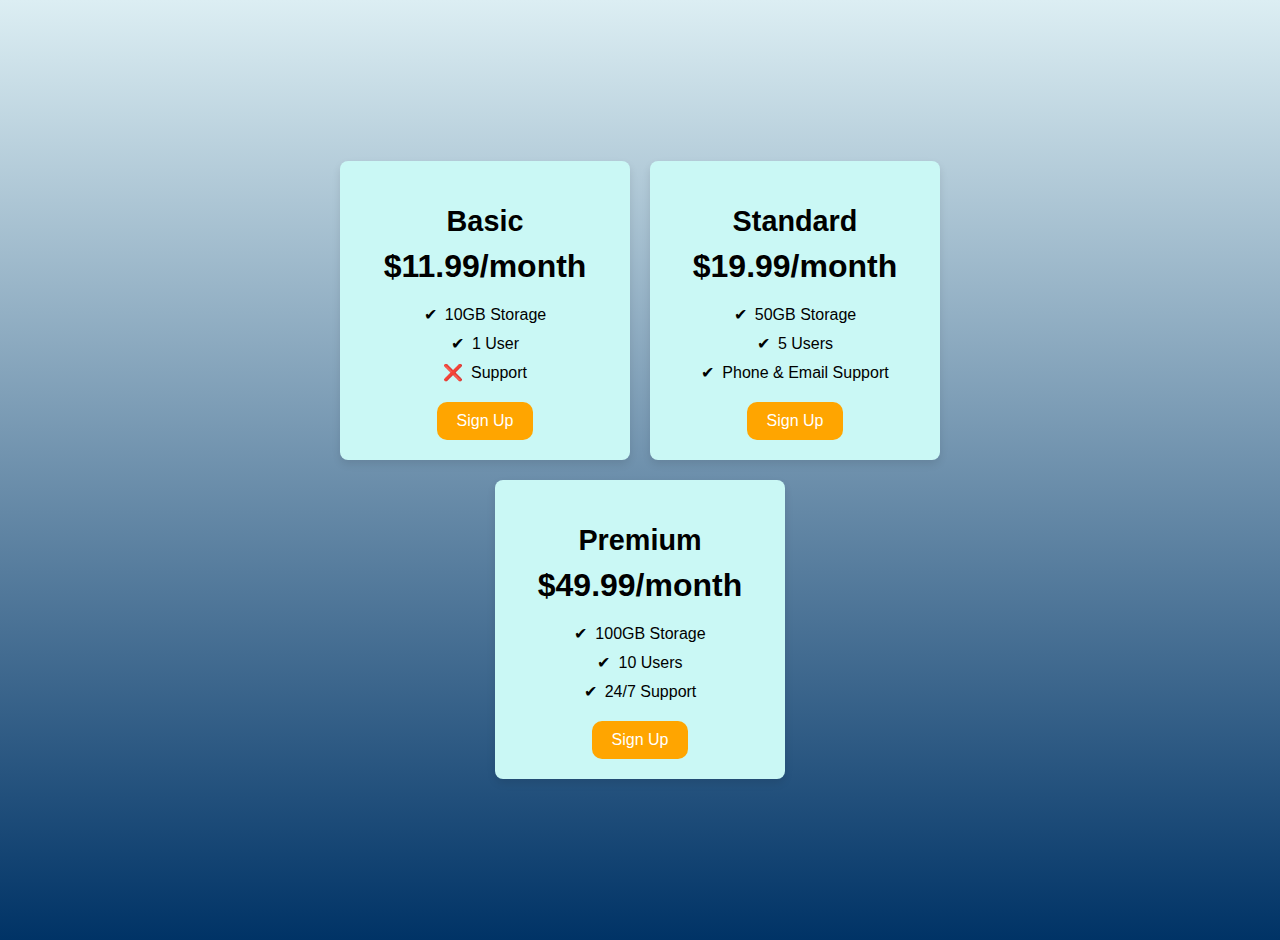
<file: HTML_CSS/shashank/index.html>
<!DOCTYPE html>
<html lang="en">

<head>
    <meta charset="UTF-8">
    <meta name="viewport" content="width=device-width, initial-scale=1.0">
    <title>Pricing Plans</title>
    <link rel="stylesheet" href="style.css">
</head>

<body>

    <div class="pricing-table">
        <div class="plan">
            <h2>Basic</h2>
            <p class="price">$11.99/month</p>
            <ul>
                <li><span class="check">✔</span>10GB Storage</li>
                <li><span class="check">✔</span>1 User</li>
                <li><span class="cross">❌</span>Support</li>
            </ul>
            <button onclick="location.href='loading.html'">Sign Up</button>
        </div>

        <div class="plan">
            <h2>Standard</h2>
            <p class="price">$19.99/month</p>
            <ul>
                <li><span class="check">✔</span>50GB Storage</li>
                <li><span class="check">✔</span>5 Users</li>
                <li><span class="check">✔</span>Phone & Email Support</li>
            </ul>
            <button onclick="location.href='loading.html'">Sign Up</button>
        </div>

        <div class="plan">
            <h2>Premium</h2>
            <p class="price">$49.99/month</p>
            <ul>
                <li><span class="check">✔</span>100GB Storage</li>
                <li><span class="check">✔</span>10 Users</li>
                <li><span class="check">✔</span>24/7 Support</li>
            </ul>
            <button onclick="location.href='loading.html'">Sign Up</button>
        </div>
    </div>
</body>

</html>
</file>
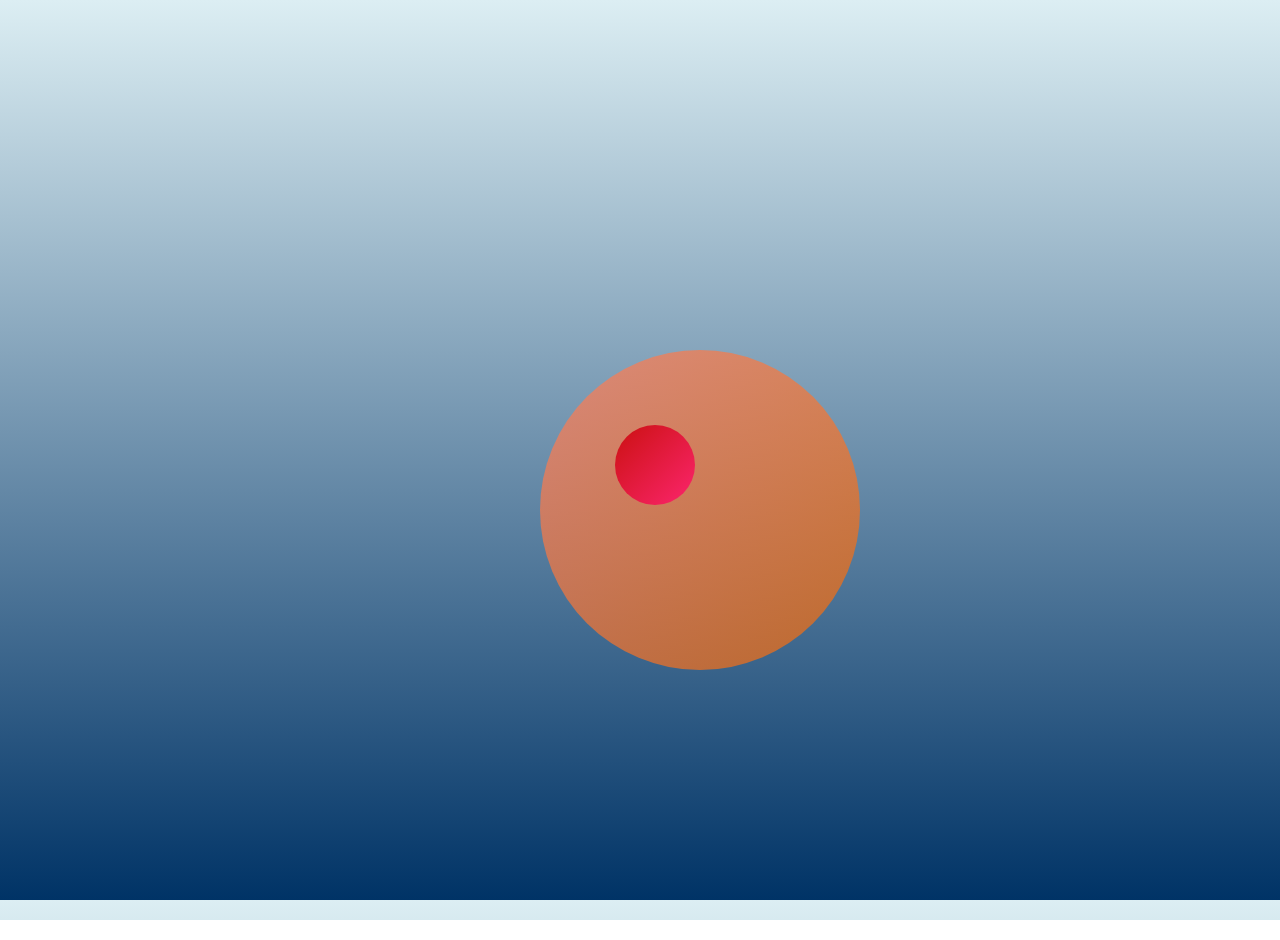
<file: HTML_CSS/shashank/loading.html>
<!DOCTYPE html>
<html lang="en">

<head>
    <meta charset="UTF-8">
    <meta name="viewport" content="width=device-width, initial-scale=1.0">
    <title>Colorful Concentric Circle Loader</title>
    <link rel="stylesheet" href="style.css">
    <style>
        body,
        html {
            height: 100%;
            display: flex;
            justify-content: center;
            align-items: center;
            background-color: none;
        }
        
        .loader {
            position: relative;
            width: 200px;
            height: 200px;
        }
        
        .circle {
            position: absolute;
            border-radius: 50%;
        }
        
        .outer {
            width: 320px;
            height: 320px;
            background: linear-gradient(135deg, #ff7e5f, #f66c03);
            opacity: 0.7;
            animation: shrink 2s infinite ease-in-out;
        }
        
        .inner {
            width: 80px;
            height: 80px;
            background: linear-gradient(135deg, #cb1111, #fc256d);
            top: 75px;
            left: 75px;
            animation: grow 2s infinite ease-in-out;
        }
        
        @keyframes grow {
            0%,
            100% {
                width: 50px;
                height: 50px;
                top: 75px;
                left: 75px;
            }
            50% {
                width: 120px;
                height: 120px;
                top: 40px;
                left: 40px;
            }
        }
        
        @keyframes shrink {
            0%,
            100% {
                width: 200px;
                height: 200px;
                top: 0;
                left: 0;
            }
            50% {
                width: 120px;
                height: 120px;
                top: 40px;
                left: 40px;
            }
        }
    </style>
</head>

<body>

    <div class="loader">
        <div class="circle outer"></div>
        <div class="circle inner"></div>
    </div>

</body>

</html>
</file>
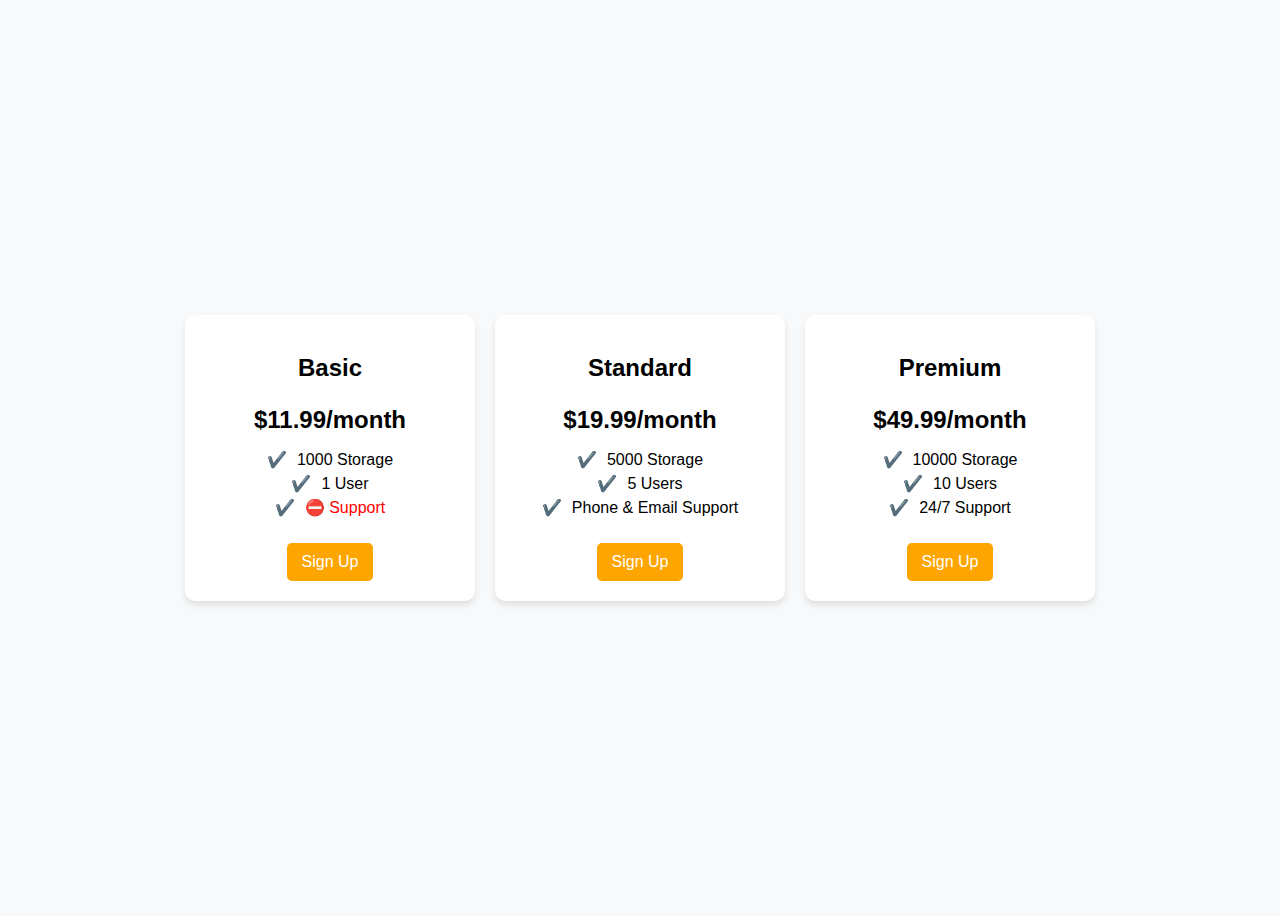
<file: HTML_CSS/Suman/task1.html>
<html lang="en">
<head>
    <meta charset="UTF-8">
    <meta name="viewport" content="width=device-width, initial-scale=1.0">
    <title>Pricing Table</title>
    
        
    <link rel="stylesheet" href="task1.css">
</head>
<body>
    <div class="pricing-container">
        <div class="pricing-plan">
            <h2>Basic</h2>
            <p class="price">$11.99/month</p>
            <ul class="features">
                <li>1000 Storage</li>
                <li>1 User</li>
                <li style="color: red;">⛔ Support</li>
            </ul>
            <a href="#" class="signup-btn">Sign Up</a>
        </div>
        <div class="pricing-plan">
            <h2>Standard</h2>
            <p class="price">$19.99/month</p>
            <ul class="features">
                <li>5000 Storage</li>
                <li>5 Users</li>
                <li>Phone & Email Support</li>
            </ul>
            <a href="#" class="signup-btn">Sign Up</a>
        </div>
        <div class="pricing-plan">
            <h2>Premium</h2>
            <p class="price">$49.99/month</p>
            <ul class="features">
                <li>10000 Storage</li>
                <li>10 Users</li>
                <li>24/7 Support</li>
            </ul>
            <a href="#" class="signup-btn">Sign Up</a>
        </div>
    </div>
</body>
</html>
</file>
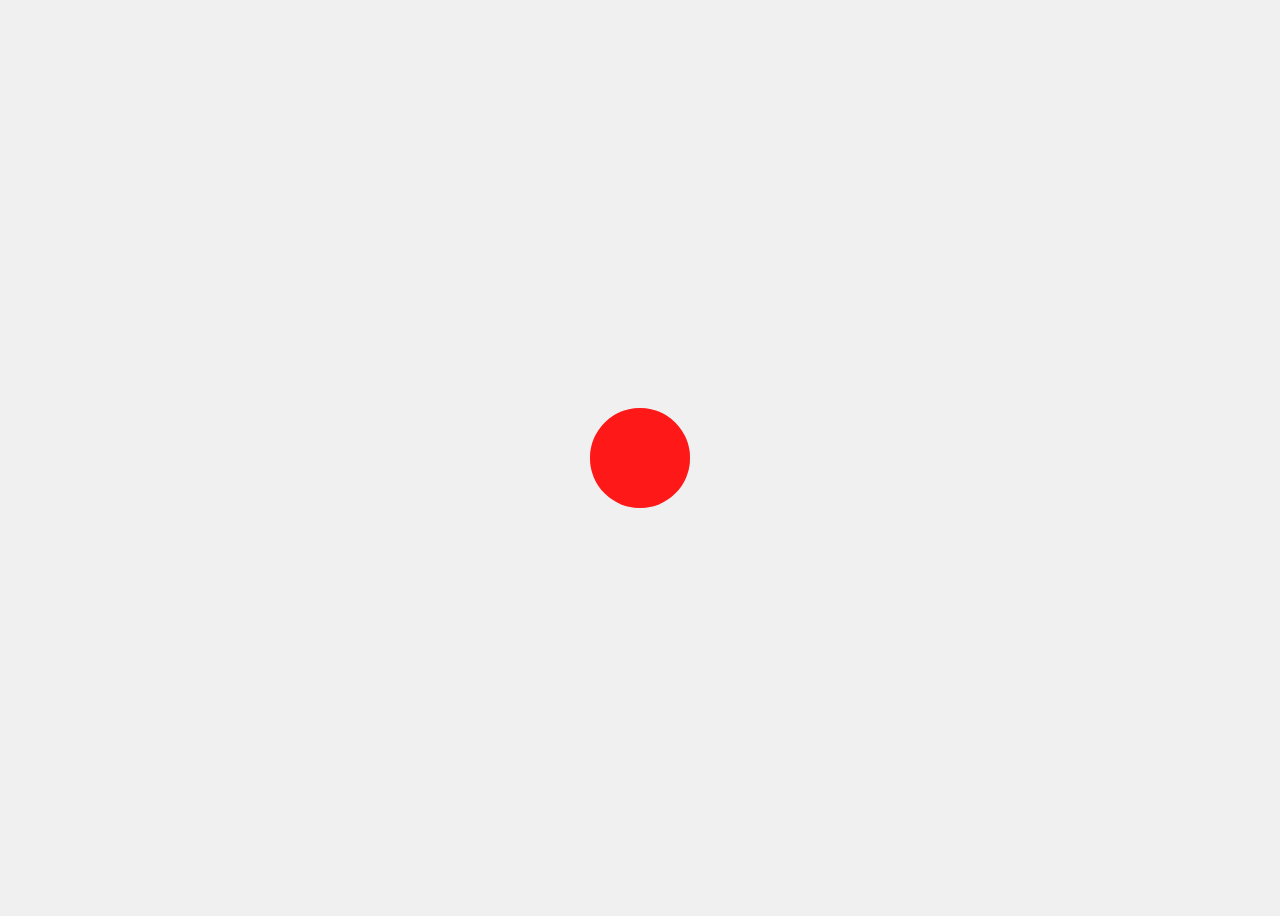
<file: HTML_CSS/Suman/task2.html>
<html lang="en">
<head>
    <meta charset="UTF-8">
    <meta name="viewport" content="width=device-width, initial-scale=1.0">
    <title>Bouncing Circles Loader</title>
    <link rel="stylesheet" href="task2.css">
</head>
<body>
    <div class="loader">
        <div class="circle"></div>
        <div class="circle"></div>
    </div>
</body>
</html>
</file>
<file: HTML_CSS/shashank/style.css>
body {
    font-family: Arial, sans-serif;
    background: linear-gradient(to bottom, rgb(220, 238, 243), #003366);
    display: flex;
    justify-content: center;
    align-items: center;
    min-height: 100vh;
    margin: 0;
    padding: 20px;
}

.pricing-table {
    display: flex;
    gap: 20px;
    flex-wrap: wrap;
    justify-content: center;
}

.plan {
    background-color: #caf8f5;
    padding: 20px;
    border-radius: 8px;
    box-shadow: 0 4px 8px rgba(0, 0, 0, 0.1);
    width: 90%;
    max-width: 250px;
    text-align: center;
}

.plan h2 {
    font-size: 1.8em;
    margin-bottom: 10px;
}

.plan .price {
    font-size: 2em;
    margin: 10px 0;
    font-weight: bold;
}

.plan ul {
    list-style: none;
    padding: 0;
    margin: 20px 0;
}

.plan ul li {
    margin: 10px 0;
    font-size: 1em;
}

.plan ul li .check {
    margin-right: 8px;
}

.plan ul li .cross {
    margin-right: 8px;
}

.plan button {
    background-color: orange;
    color: #fff;
    padding: 10px 20px;
    border: none;
    border-radius: 10px;
    cursor: pointer;
    font-size: 1em;
    transition: transform 0.3s ease, box-shadow 0.3s ease;
}

.plan button:hover {
    background-color: darkorange;
    transform: scale(1.1);
    box-shadow: 0 8px 16px rgba(0, 0, 0, 0.2);
}

.spinner {
    border: 3px solid #f3f3f3;
    border-top: 3px solid orange;
    border-radius: 50%;
    width: 16px;
    height: 16px;
    animation: spin 1s linear infinite;
    display: inline-block;
}

@keyframes spin {
    0% {
        transform: rotate(0deg);
    }
    100% {
        transform: rotate(360deg);
    }
}

@media (max-width: 760px) {
    .plan {
        max-width: 80%;
    }
}
</file>
<file: HTML_CSS/Suman/task1.css>
body {
    font-family: Arial, sans-serif;
    display: flex;
    justify-content: center;
    align-items: center;
    height: 100vh;
    background-color: #f8f9fa;
}
.pricing-container {
    display: flex;
    gap: 20px;
}
.pricing-plan {
    background: white;
    padding: 20px;
    border-radius: 10px;
    box-shadow: 0px 4px 6px rgba(0, 0, 0, 0.1);
    text-align: center;
    width: 250px;
}
.pricing-plan h2 {
    margin-bottom: 10px;
}
.price {
    font-size: 24px;
    font-weight: bold;
    margin-bottom: 10px;
}
.features {
    list-style: none;
    padding: 0;
}
.features li {
    margin: 5px 0;
    display: flex;
    align-items: center;
    justify-content: center;
}
.features li::before {
    content: '\2714\FE0F'; /* Green checkmark */
    color: green;
    margin-right: 10px;
}
.signup-btn {
    display: inline-block;
    margin-top: 10px;
    padding: 10px 15px;
    background: orange;
    color: white;
    text-decoration: none;
    border-radius: 5px;
}
</file>
<file: HTML_CSS/Suman/task2.css>
body {
            display: flex;
            justify-content: center;
            align-items: center;
            height: 100vh;
            background-color: #f0f0f0;
        }
        .loader {
            position: relative;
            width: 100px;
            height: 100px;
        }
        .circle {
            position: absolute;
            width: 100px;
            height: 100px;
            border-radius: 50%;
            background-color: rgba(255, 0, 0, 0.8);
            animation: bounce 1.5s infinite ease-in-out;
        }
        .circle:nth-child(2) {
            background-color: rgba(255, 0, 0, 0.5);
            animation-delay: 0.5s;
        }
        @keyframes bounce {
            0%, 100% {
                transform: scale(1);
                opacity: 1;
            }
            50% {
                transform: scale(1.5);
                opacity: 0.5;
            }
        }
</file>
